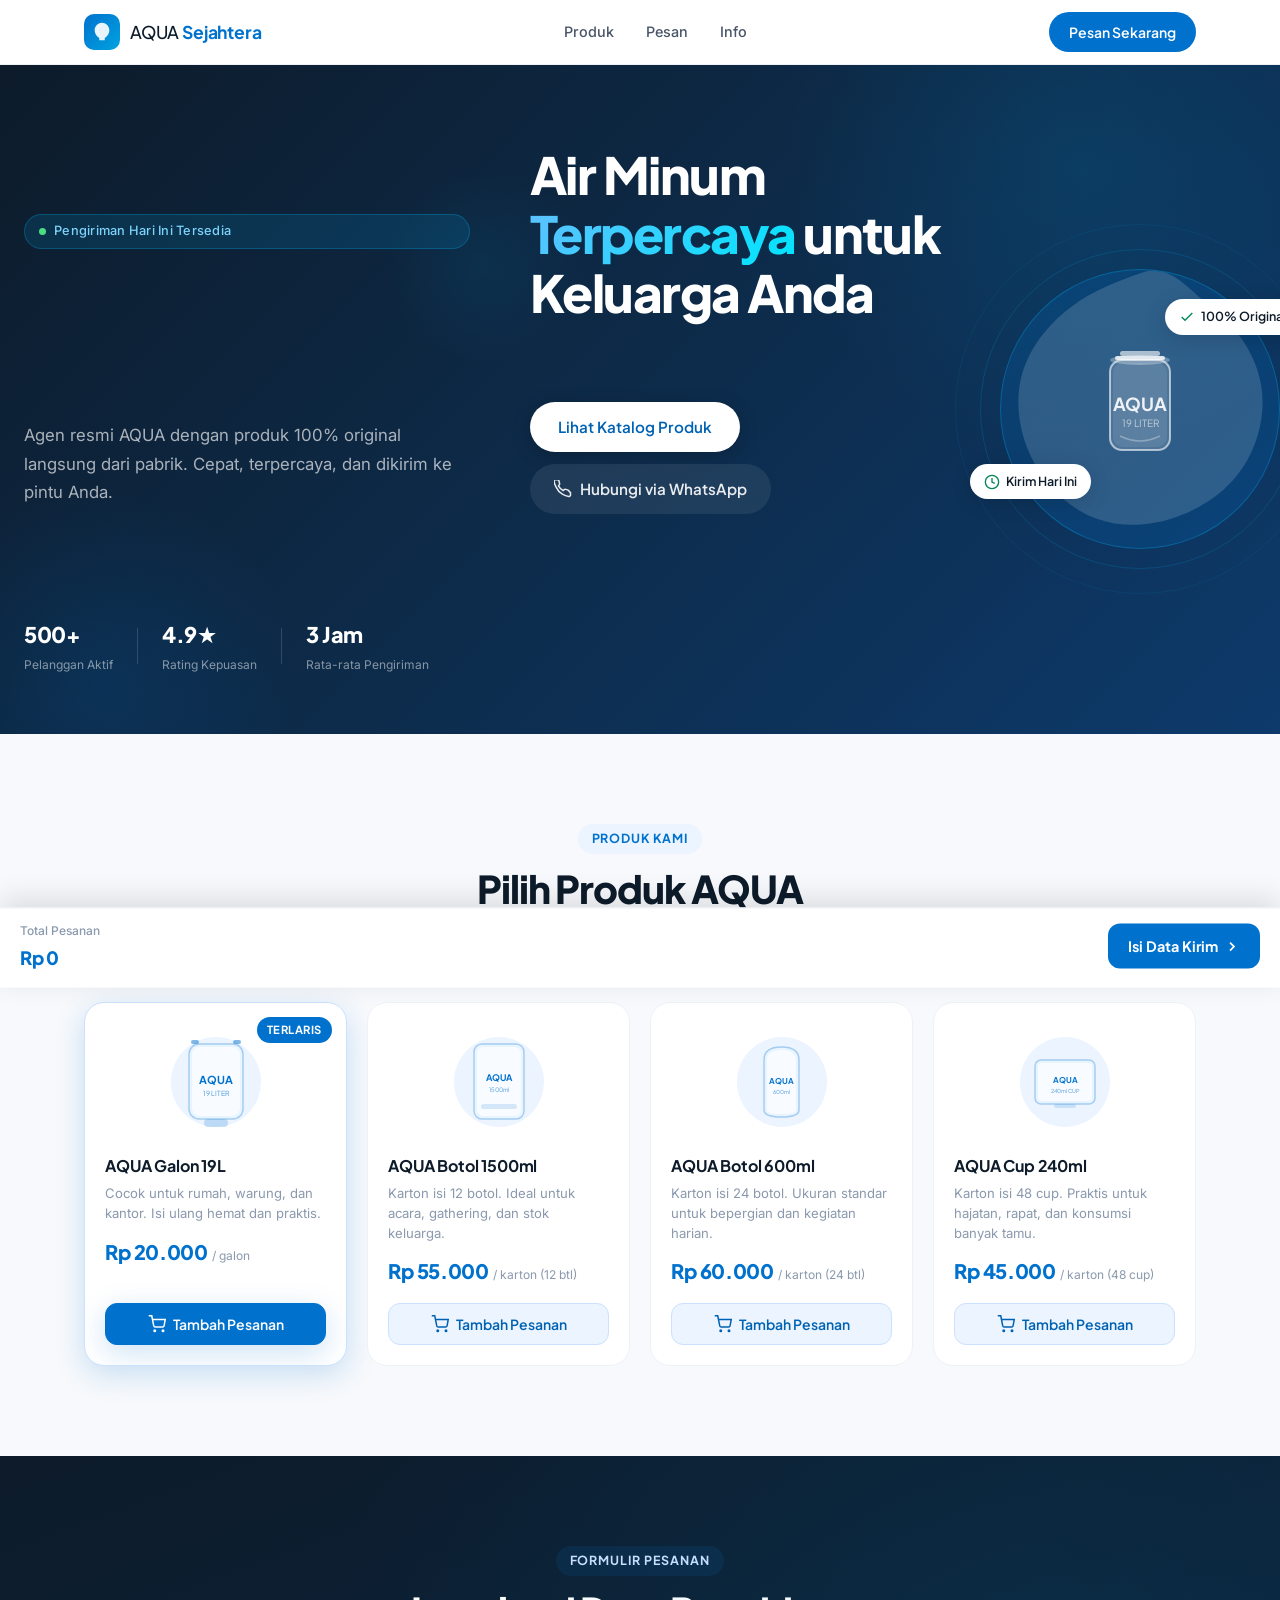
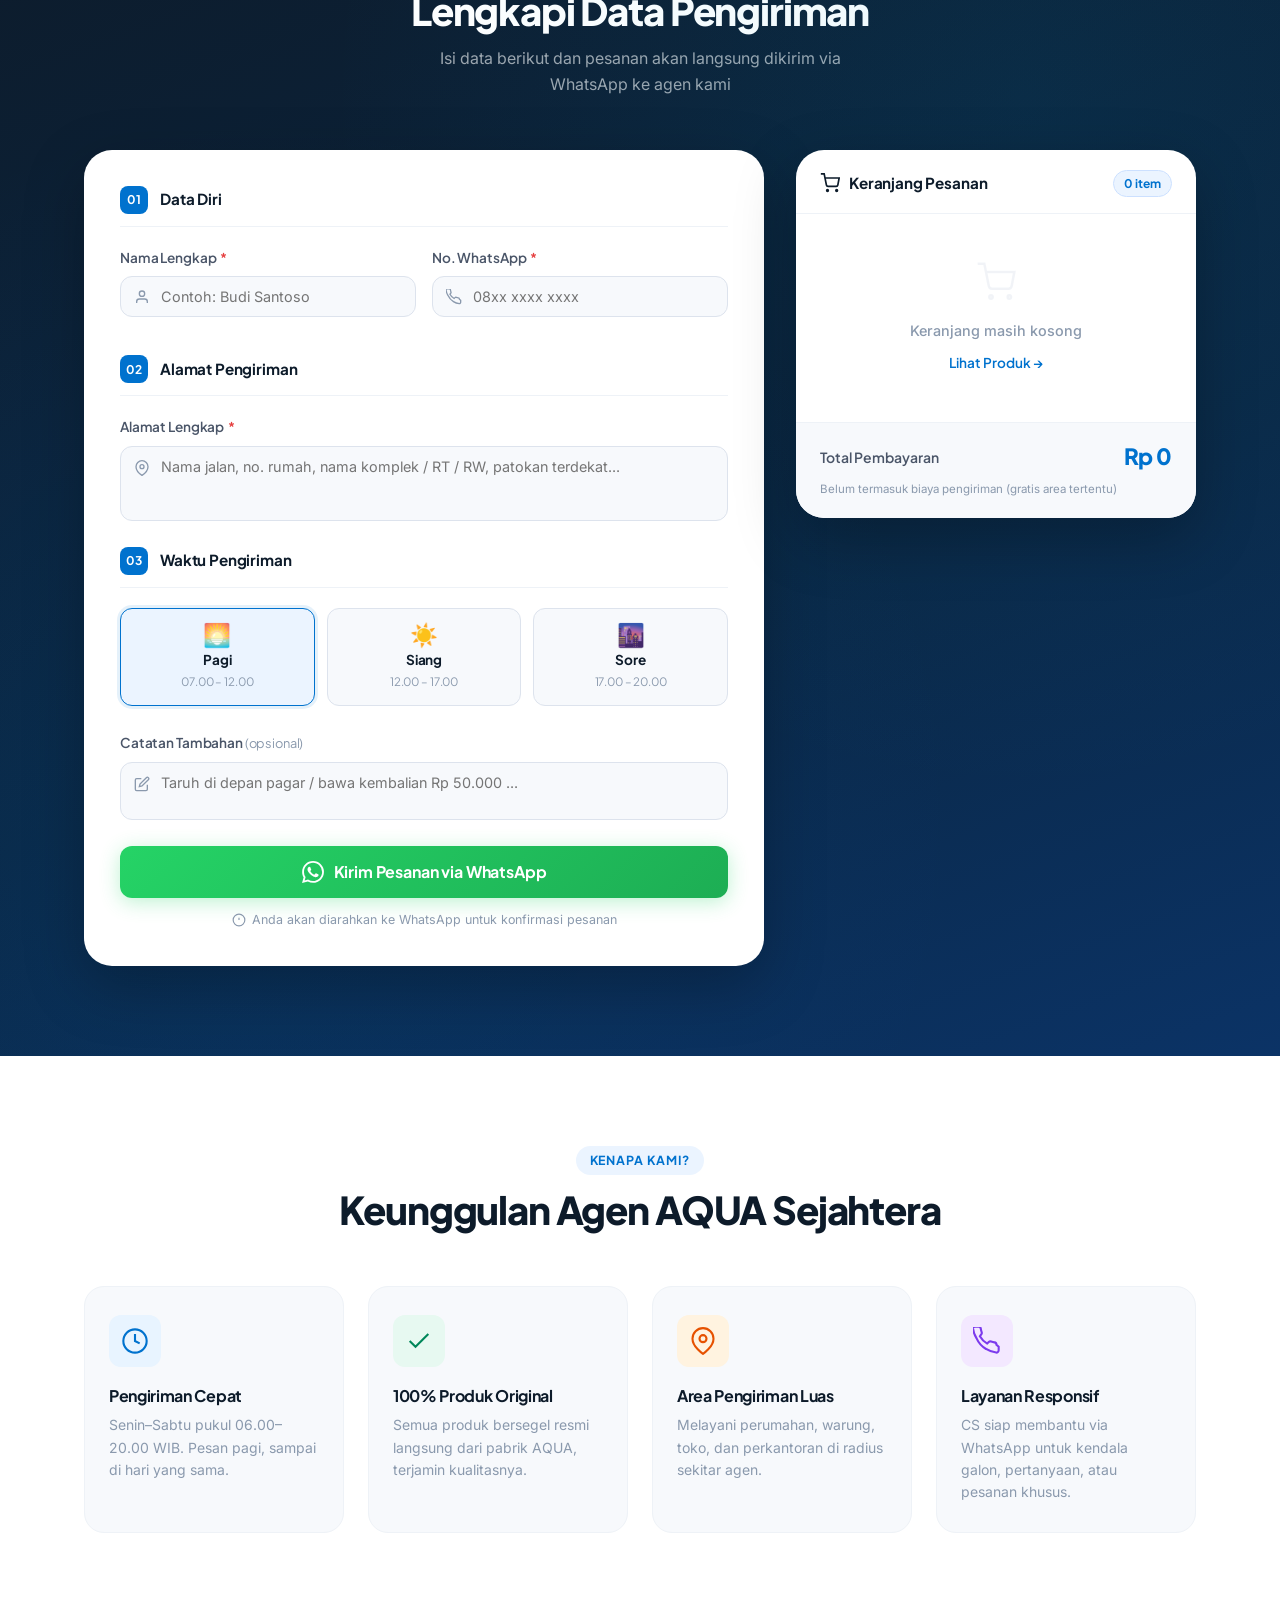
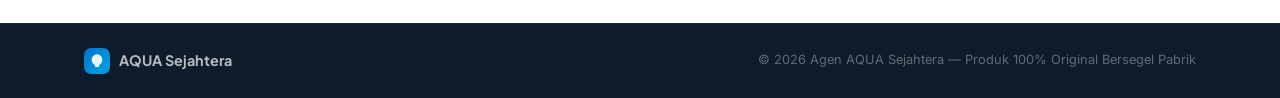
<file: index.html>
<!DOCTYPE html>
<html lang="id">
<head>
    <meta charset="UTF-8">
    <meta name="viewport" content="width=device-width, initial-scale=1.0">
    <title>Agen AQUA Sejahtera — Air Minum Resmi</title>
    <link rel="preconnect" href="https://fonts.googleapis.com">
    <link rel="preconnect" href="https://fonts.gstatic.com" crossorigin>
    <link href="https://fonts.googleapis.com/css2?family=Plus+Jakarta+Sans:wght@300;400;500;600;700;800&family=Inter:wght@300;400;500;600&display=swap" rel="stylesheet">
    <link rel="stylesheet" href="style.css">
</head>
<body>

    <!-- NAVBAR -->
    <header id="navbar">
        <div class="nav-inner">
            <a href="#" class="logo">
                <div class="logo-icon">
                    <svg width="22" height="22" viewBox="0 0 24 24" fill="none">
                        <path d="M12 2C8 2 4 5.5 4 10c0 3.5 2 6.5 5 8.5V21h6v-2.5c3-2 5-5 5-8.5 0-4.5-4-8-8-8z" fill="white" opacity="0.9"/>
                        <path d="M12 5c-2.8 0-5 2.2-5 5 0 2 1 3.8 2.5 4.8" stroke="white" stroke-width="1.5" stroke-linecap="round" opacity="0.5"/>
                    </svg>
                </div>
                <span>AQUA <strong>Sejahtera</strong></span>
            </a>
            <nav class="nav-links">
                <a href="#katalog">Produk</a>
                <a href="#order-section">Pesan</a>
                <a href="#info">Info</a>
            </nav>
            <a href="#order-section" class="btn btn-nav">
                Pesan Sekarang
            </a>
        </div>
    </header>

    <!-- HERO -->
    <section class="hero">
        <div class="hero-bg-shapes">
            <div class="shape shape-1"></div>
            <div class="shape shape-2"></div>
            <div class="shape shape-3"></div>
        </div>
        <div class="hero-content container">
            <div class="hero-badge">
                <span class="badge-dot"></span>
                Pengiriman Hari Ini Tersedia
            </div>
            <h1>Air Minum<br><em>Terpercaya</em> untuk<br>Keluarga Anda</h1>
            <p class="hero-sub">Agen resmi AQUA dengan produk 100% original langsung dari pabrik. Cepat, terpercaya, dan dikirim ke pintu Anda.</p>
            <div class="hero-actions">
                <a href="#katalog" class="btn btn-hero-primary">Lihat Katalog Produk</a>
                <a href="#order-section" class="btn btn-hero-ghost">
                    <svg width="18" height="18" viewBox="0 0 24 24" fill="none" stroke="currentColor" stroke-width="2"><path d="M22 16.92v3a2 2 0 01-2.18 2 19.79 19.79 0 01-8.63-3.07A19.5 19.5 0 013.07 9.8 19.79 19.79 0 01.01 1.18C0 .07.62-.18 1.72-.18H4.72a2 2 0 012 1.72c.127.96.361 1.903.7 2.81a2 2 0 01-.45 2.11L5.91 7.91a16 16 0 006.29 6.29l1.27-1.27a2 2 0 012.11-.45c.907.339 1.85.573 2.81.7a2 2 0 011.72 2.02z"/></svg>
                    Hubungi via WhatsApp
                </a>
            </div>
            <div class="hero-stats">
                <div class="stat">
                    <span class="stat-number">500+</span>
                    <span class="stat-label">Pelanggan Aktif</span>
                </div>
                <div class="stat-divider"></div>
                <div class="stat">
                    <span class="stat-number">4.9★</span>
                    <span class="stat-label">Rating Kepuasan</span>
                </div>
                <div class="stat-divider"></div>
                <div class="stat">
                    <span class="stat-number">3 Jam</span>
                    <span class="stat-label">Rata-rata Pengiriman</span>
                </div>
            </div>
        </div>
        <div class="hero-visual">
            <div class="water-orb">
                <div class="water-inner">
                    <svg viewBox="0 0 200 200" xmlns="http://www.w3.org/2000/svg" class="blob-svg">
                        <path d="M47.3,-57.2C60.5,-46.6,70.1,-31.2,72.8,-14.5C75.5,2.2,71.3,20.1,62.1,34.1C52.9,48.1,38.8,58.1,23.1,63.8C7.4,69.6,-9.8,71,-25.3,65.5C-40.8,60,-54.6,47.6,-63.2,32C-71.8,16.4,-75.2,-2.4,-71.1,-19.3C-67,-36.2,-55.3,-51.2,-41.2,-61.7C-27.1,-72.2,-10.6,-78.2,4.1,-83C18.8,-87.8,34,-67.8,47.3,-57.2Z" transform="translate(100 100)" fill="rgba(255,255,255,0.15)"/>
                    </svg>
                    <div class="galon-icon">
                        <svg width="90" height="130" viewBox="0 0 90 130" fill="none">
                            <rect x="25" y="10" width="40" height="5" rx="2.5" fill="white" opacity="0.6"/>
                            <rect x="20" y="15" width="50" height="4" rx="2" fill="white" opacity="0.8"/>
                            <rect x="15" y="19" width="60" height="90" rx="12" fill="white" opacity="0.15"/>
                            <rect x="15" y="19" width="60" height="90" rx="12" stroke="white" stroke-width="2" opacity="0.6"/>
                            <rect x="18" y="22" width="54" height="84" rx="10" fill="white" opacity="0.08"/>
                            <ellipse cx="45" cy="19" rx="30" ry="5" fill="white" opacity="0.3"/>
                            <text x="45" y="70" text-anchor="middle" fill="white" font-size="18" font-weight="700" opacity="0.9" font-family="Plus Jakarta Sans, sans-serif">AQUA</text>
                            <text x="45" y="86" text-anchor="middle" fill="white" font-size="10" opacity="0.6" font-family="Plus Jakarta Sans, sans-serif">19 LITER</text>
                            <path d="M25 95 Q45 105 65 95" stroke="white" stroke-width="1.5" opacity="0.3" fill="none"/>
                        </svg>
                    </div>
                </div>
                <div class="orb-ring ring-1"></div>
                <div class="orb-ring ring-2"></div>
                <div class="float-badge fb-1">
                    <svg width="16" height="16" viewBox="0 0 24 24" fill="none" stroke="currentColor" stroke-width="2"><polyline points="20 6 9 17 4 12"/></svg>
                    100% Original
                </div>
                <div class="float-badge fb-2">
                    <svg width="16" height="16" viewBox="0 0 24 24" fill="none" stroke="currentColor" stroke-width="2"><circle cx="12" cy="12" r="10"/><polyline points="12 6 12 12 16 14"/></svg>
                    Kirim Hari Ini
                </div>
            </div>
        </div>
    </section>

    <!-- PRODUCT CATALOG -->
    <section id="katalog" class="catalog-section">
        <div class="container">
            <div class="section-header">
                <span class="section-tag">Produk Kami</span>
                <h2>Pilih Produk AQUA</h2>
                <p>Semua produk original bersegel pabrik, stok selalu tersedia</p>
            </div>
            <div class="product-grid">

                <div class="product-card featured">
                    <div class="product-card-inner">
                        <div class="product-badge-top">Terlaris</div>
                        <div class="product-visual">
                            <div class="product-bg-circle"></div>
                            <svg width="70" height="100" viewBox="0 0 70 100" fill="none" class="product-svg">
                                <rect x="10" y="8" width="8" height="4" rx="2" fill="#0072CE" opacity="0.5"/>
                                <rect x="52" y="8" width="8" height="4" rx="2" fill="#0072CE" opacity="0.5"/>
                                <rect x="8" y="12" width="54" height="75" rx="10" fill="#E8F4FF"/>
                                <rect x="8" y="12" width="54" height="75" rx="10" stroke="#0072CE" stroke-width="1.5" opacity="0.3"/>
                                <rect x="11" y="15" width="48" height="69" rx="8" fill="white" opacity="0.7"/>
                                <text x="35" y="52" text-anchor="middle" fill="#0072CE" font-size="11" font-weight="700" font-family="Plus Jakarta Sans, sans-serif">AQUA</text>
                                <text x="35" y="64" text-anchor="middle" fill="#0072CE" font-size="7" opacity="0.7" font-family="Plus Jakarta Sans, sans-serif">19 LITER</text>
                                <rect x="23" y="87" width="24" height="8" rx="4" fill="#0072CE" opacity="0.2"/>
                            </svg>
                        </div>
                        <div class="product-info">
                            <h3>AQUA Galon 19L</h3>
                            <p class="product-desc">Cocok untuk rumah, warung, dan kantor. Isi ulang hemat dan praktis.</p>
                            <div class="product-price-row">
                                <span class="price">Rp 20.000</span>
                                <span class="price-unit">/ galon</span>
                            </div>
                        </div>
                        <button class="btn btn-add-cart" onclick="addToCart(1, 'AQUA Galon 19L', 20000)">
                            <svg width="18" height="18" viewBox="0 0 24 24" fill="none" stroke="currentColor" stroke-width="2"><circle cx="9" cy="21" r="1"/><circle cx="20" cy="21" r="1"/><path d="M1 1h4l2.68 13.39a2 2 0 002 1.61h9.72a2 2 0 002-1.61L23 6H6"/></svg>
                            Tambah Pesanan
                        </button>
                    </div>
                </div>

                <div class="product-card">
                    <div class="product-card-inner">
                        <div class="product-visual">
                            <div class="product-bg-circle"></div>
                            <svg width="60" height="85" viewBox="0 0 60 85" fill="none" class="product-svg">
                                <rect x="5" y="5" width="50" height="75" rx="8" fill="#E8F4FF"/>
                                <rect x="5" y="5" width="50" height="75" rx="8" stroke="#0072CE" stroke-width="1.5" opacity="0.3"/>
                                <rect x="8" y="8" width="44" height="69" rx="6" fill="white" opacity="0.7"/>
                                <text x="30" y="42" text-anchor="middle" fill="#0072CE" font-size="9" font-weight="700" font-family="Plus Jakarta Sans, sans-serif">AQUA</text>
                                <text x="30" y="53" text-anchor="middle" fill="#0072CE" font-size="6" opacity="0.7" font-family="Plus Jakarta Sans, sans-serif">1500ml</text>
                                <rect x="12" y="65" width="36" height="5" rx="2.5" fill="#0072CE" opacity="0.15"/>
                            </svg>
                        </div>
                        <div class="product-info">
                            <h3>AQUA Botol 1500ml</h3>
                            <p class="product-desc">Karton isi 12 botol. Ideal untuk acara, gathering, dan stok keluarga.</p>
                            <div class="product-price-row">
                                <span class="price">Rp 55.000</span>
                                <span class="price-unit">/ karton (12 btl)</span>
                            </div>
                        </div>
                        <button class="btn btn-add-cart" onclick="addToCart(2, 'AQUA Botol 1500ml (Ktn 12)', 55000)">
                            <svg width="18" height="18" viewBox="0 0 24 24" fill="none" stroke="currentColor" stroke-width="2"><circle cx="9" cy="21" r="1"/><circle cx="20" cy="21" r="1"/><path d="M1 1h4l2.68 13.39a2 2 0 002 1.61h9.72a2 2 0 002-1.61L23 6H6"/></svg>
                            Tambah Pesanan
                        </button>
                    </div>
                </div>

                <div class="product-card">
                    <div class="product-card-inner">
                        <div class="product-visual">
                            <div class="product-bg-circle"></div>
                            <svg width="55" height="80" viewBox="0 0 55 80" fill="none" class="product-svg">
                                <path d="M10 18 Q10 5 27.5 5 Q45 5 45 18 L45 68 Q45 75 27.5 75 Q10 75 10 68 Z" fill="#E8F4FF"/>
                                <path d="M10 18 Q10 5 27.5 5 Q45 5 45 18 L45 68 Q45 75 27.5 75 Q10 75 10 68 Z" stroke="#0072CE" stroke-width="1.5" opacity="0.3" fill="none"/>
                                <path d="M13 18 Q13 8 27.5 8 Q42 8 42 18 L42 68 Q42 72 27.5 72 Q13 72 13 68 Z" fill="white" opacity="0.7"/>
                                <text x="27.5" y="42" text-anchor="middle" fill="#0072CE" font-size="8" font-weight="700" font-family="Plus Jakarta Sans, sans-serif">AQUA</text>
                                <text x="27.5" y="52" text-anchor="middle" fill="#0072CE" font-size="5.5" opacity="0.7" font-family="Plus Jakarta Sans, sans-serif">600ml</text>
                            </svg>
                        </div>
                        <div class="product-info">
                            <h3>AQUA Botol 600ml</h3>
                            <p class="product-desc">Karton isi 24 botol. Ukuran standar untuk bepergian dan kegiatan harian.</p>
                            <div class="product-price-row">
                                <span class="price">Rp 60.000</span>
                                <span class="price-unit">/ karton (24 btl)</span>
                            </div>
                        </div>
                        <button class="btn btn-add-cart" onclick="addToCart(3, 'AQUA Botol 600ml (Ktn 24)', 60000)">
                            <svg width="18" height="18" viewBox="0 0 24 24" fill="none" stroke="currentColor" stroke-width="2"><circle cx="9" cy="21" r="1"/><circle cx="20" cy="21" r="1"/><path d="M1 1h4l2.68 13.39a2 2 0 002 1.61h9.72a2 2 0 002-1.61L23 6H6"/></svg>
                            Tambah Pesanan
                        </button>
                    </div>
                </div>

                <div class="product-card">
                    <div class="product-card-inner">
                        <div class="product-visual">
                            <div class="product-bg-circle"></div>
                            <svg width="70" height="60" viewBox="0 0 70 60" fill="none" class="product-svg">
                                <rect x="5" y="8" width="60" height="44" rx="6" fill="#E8F4FF"/>
                                <rect x="5" y="8" width="60" height="44" rx="6" stroke="#0072CE" stroke-width="1.5" opacity="0.3"/>
                                <rect x="8" y="11" width="54" height="38" rx="4" fill="white" opacity="0.7"/>
                                <text x="35" y="31" text-anchor="middle" fill="#0072CE" font-size="8" font-weight="700" font-family="Plus Jakarta Sans, sans-serif">AQUA</text>
                                <text x="35" y="41" text-anchor="middle" fill="#0072CE" font-size="5.5" opacity="0.7" font-family="Plus Jakarta Sans, sans-serif">240ml CUP</text>
                                <rect x="24" y="52" width="22" height="4" rx="2" fill="#0072CE" opacity="0.15"/>
                            </svg>
                        </div>
                        <div class="product-info">
                            <h3>AQUA Cup 240ml</h3>
                            <p class="product-desc">Karton isi 48 cup. Praktis untuk hajatan, rapat, dan konsumsi banyak tamu.</p>
                            <div class="product-price-row">
                                <span class="price">Rp 45.000</span>
                                <span class="price-unit">/ karton (48 cup)</span>
                            </div>
                        </div>
                        <button class="btn btn-add-cart" onclick="addToCart(4, 'AQUA Cup 240ml (Ktn 48)', 45000)">
                            <svg width="18" height="18" viewBox="0 0 24 24" fill="none" stroke="currentColor" stroke-width="2"><circle cx="9" cy="21" r="1"/><circle cx="20" cy="21" r="1"/><path d="M1 1h4l2.68 13.39a2 2 0 002 1.61h9.72a2 2 0 002-1.61L23 6H6"/></svg>
                            Tambah Pesanan
                        </button>
                    </div>
                </div>

            </div>
        </div>
    </section>

    <!-- ORDER SECTION -->
    <section id="order-section" class="order-section">
        <div class="container">
            <div class="section-header light">
                <span class="section-tag dark">Formulir Pesanan</span>
                <h2>Lengkapi Data Pengiriman</h2>
                <p>Isi data berikut dan pesanan akan langsung dikirim via WhatsApp ke agen kami</p>
            </div>

            <div class="order-layout">
                <!-- FORM -->
                <div class="order-form-container">
                    <form id="checkoutForm" onsubmit="sendToWhatsApp(event)">
                        <div class="form-section-title">
                            <div class="form-step">01</div>
                            <span>Data Diri</span>
                        </div>

                        <div class="form-row">
                            <div class="form-group">
                                <label for="nama">Nama Lengkap <span class="required">*</span></label>
                                <div class="input-wrapper">
                                    <svg class="input-icon" width="16" height="16" viewBox="0 0 24 24" fill="none" stroke="currentColor" stroke-width="2"><path d="M20 21v-2a4 4 0 00-4-4H8a4 4 0 00-4 4v2"/><circle cx="12" cy="7" r="4"/></svg>
                                    <input type="text" id="nama" required placeholder="Contoh: Budi Santoso">
                                </div>
                            </div>
                            <div class="form-group">
                                <label for="phone">No. WhatsApp <span class="required">*</span></label>
                                <div class="input-wrapper">
                                    <svg class="input-icon" width="16" height="16" viewBox="0 0 24 24" fill="none" stroke="currentColor" stroke-width="2"><path d="M22 16.92v3a2 2 0 01-2.18 2 19.79 19.79 0 01-8.63-3.07A19.5 19.5 0 013.07 9.8 19.79 19.79 0 01.01 1.18C0 .07.62-.18 1.72-.18H4.72a2 2 0 012 1.72c.127.96.361 1.903.7 2.81a2 2 0 01-.45 2.11L5.91 7.91a16 16 0 006.29 6.29l1.27-1.27a2 2 0 012.11-.45c.907.339 1.85.573 2.81.7a2 2 0 011.72 2.02z"/></svg>
                                    <input type="tel" id="phone" required placeholder="08xx xxxx xxxx">
                                </div>
                            </div>
                        </div>

                        <div class="form-section-title">
                            <div class="form-step">02</div>
                            <span>Alamat Pengiriman</span>
                        </div>

                        <div class="form-group">
                            <label for="alamat">Alamat Lengkap <span class="required">*</span></label>
                            <div class="input-wrapper textarea-wrapper">
                                <svg class="input-icon" width="16" height="16" viewBox="0 0 24 24" fill="none" stroke="currentColor" stroke-width="2"><path d="M21 10c0 7-9 13-9 13s-9-6-9-13a9 9 0 0118 0z"/><circle cx="12" cy="10" r="3"/></svg>
                                <textarea id="alamat" rows="3" required placeholder="Nama jalan, no. rumah, nama komplek / RT / RW, patokan terdekat..."></textarea>
                            </div>
                        </div>

                        <div class="form-section-title">
                            <div class="form-step">03</div>
                            <span>Waktu Pengiriman</span>
                        </div>

                        <div class="form-group">
                            <div class="time-grid">
                                <div class="time-option">
                                    <input type="radio" name="waktu" id="pagi" value="Pagi (07.00 – 12.00)" checked>
                                    <label for="pagi" class="time-label">
                                        <span class="time-icon">🌅</span>
                                        <span class="time-name">Pagi</span>
                                        <span class="time-range">07.00 – 12.00</span>
                                    </label>
                                </div>
                                <div class="time-option">
                                    <input type="radio" name="waktu" id="siang" value="Siang (12.00 – 17.00)">
                                    <label for="siang" class="time-label">
                                        <span class="time-icon">☀️</span>
                                        <span class="time-name">Siang</span>
                                        <span class="time-range">12.00 – 17.00</span>
                                    </label>
                                </div>
                                <div class="time-option">
                                    <input type="radio" name="waktu" id="sore" value="Sore (17.00 – 20.00)">
                                    <label for="sore" class="time-label">
                                        <span class="time-icon">🌆</span>
                                        <span class="time-name">Sore</span>
                                        <span class="time-range">17.00 – 20.00</span>
                                    </label>
                                </div>
                            </div>
                        </div>

                        <div class="form-group">
                            <label for="catatan">Catatan Tambahan <span class="optional">(opsional)</span></label>
                            <div class="input-wrapper textarea-wrapper">
                                <svg class="input-icon" width="16" height="16" viewBox="0 0 24 24" fill="none" stroke="currentColor" stroke-width="2"><path d="M11 4H4a2 2 0 00-2 2v14a2 2 0 002 2h14a2 2 0 002-2v-7"/><path d="M18.5 2.5a2.121 2.121 0 013 3L12 15l-4 1 1-4 9.5-9.5z"/></svg>
                                <textarea id="catatan" rows="2" placeholder="Taruh di depan pagar / bawa kembalian Rp 50.000 ..."></textarea>
                            </div>
                        </div>

                        <button type="submit" class="btn btn-whatsapp">
                            <svg width="22" height="22" viewBox="0 0 24 24" fill="currentColor"><path d="M17.472 14.382c-.297-.149-1.758-.867-2.03-.967-.273-.099-.471-.148-.67.15-.197.297-.767.966-.94 1.164-.173.199-.347.223-.644.075-.297-.15-1.255-.463-2.39-1.475-.883-.788-1.48-1.761-1.653-2.059-.173-.297-.018-.458.13-.606.134-.133.298-.347.446-.52.149-.174.198-.298.298-.497.099-.198.05-.371-.025-.52-.075-.149-.669-1.612-.916-2.207-.242-.579-.487-.5-.669-.51-.173-.008-.371-.01-.57-.01-.198 0-.52.074-.792.372-.272.297-1.04 1.016-1.04 2.479 0 1.462 1.065 2.875 1.213 3.074.149.198 2.096 3.2 5.077 4.487.709.306 1.262.489 1.694.625.712.227 1.36.195 1.871.118.571-.085 1.758-.719 2.006-1.413.248-.694.248-1.289.173-1.413-.074-.124-.272-.198-.57-.347m-5.421 7.403h-.004a9.87 9.87 0 01-5.031-1.378l-.361-.214-3.741.982.998-3.648-.235-.374a9.86 9.86 0 01-1.51-5.26c.001-5.45 4.436-9.884 9.888-9.884 2.64 0 5.122 1.03 6.988 2.898a9.825 9.825 0 012.893 6.994c-.003 5.45-4.437 9.884-9.885 9.884m8.413-18.297A11.815 11.815 0 0012.05 0C5.495 0 .16 5.335.157 11.892c0 2.096.547 4.142 1.588 5.945L.057 24l6.305-1.654a11.882 11.882 0 005.683 1.448h.005c6.554 0 11.89-5.335 11.893-11.893a11.821 11.821 0 00-3.48-8.413Z"/></svg>
                            Kirim Pesanan via WhatsApp
                        </button>
                        <p class="form-note">
                            <svg width="14" height="14" viewBox="0 0 24 24" fill="none" stroke="currentColor" stroke-width="2"><circle cx="12" cy="12" r="10"/><line x1="12" y1="8" x2="12" y2="12"/><line x1="12" y1="16" x2="12.01" y2="16"/></svg>
                            Anda akan diarahkan ke WhatsApp untuk konfirmasi pesanan
                        </p>
                    </form>
                </div>

                <!-- CART -->
                <div class="cart-sticky-wrapper">
                    <div class="cart-container" id="cart-sidebar">
                        <div class="cart-header">
                            <div class="cart-title">
                                <svg width="20" height="20" viewBox="0 0 24 24" fill="none" stroke="currentColor" stroke-width="2"><circle cx="9" cy="21" r="1"/><circle cx="20" cy="21" r="1"/><path d="M1 1h4l2.68 13.39a2 2 0 002 1.61h9.72a2 2 0 002-1.61L23 6H6"/></svg>
                                Keranjang Pesanan
                            </div>
                            <span class="cart-count" id="cartCountBadge">0 item</span>
                        </div>

                        <div id="cartItemsContainer" class="cart-body">
                            <div class="cart-empty">
                                <div class="cart-empty-icon">
                                    <svg width="40" height="40" viewBox="0 0 24 24" fill="none" stroke="currentColor" stroke-width="1.5" opacity="0.4"><circle cx="9" cy="21" r="1"/><circle cx="20" cy="21" r="1"/><path d="M1 1h4l2.68 13.39a2 2 0 002 1.61h9.72a2 2 0 002-1.61L23 6H6"/></svg>
                                </div>
                                <p>Keranjang masih kosong</p>
                                <a href="#katalog" class="btn-browse">Lihat Produk →</a>
                            </div>
                        </div>

                        <div class="cart-footer">
                            <div class="cart-total-row">
                                <span class="total-label">Total Pembayaran</span>
                                <span class="total-value" id="cartTotalValue">Rp 0</span>
                            </div>
                            <p class="cart-note">Belum termasuk biaya pengiriman (gratis area tertentu)</p>
                        </div>
                    </div>
                </div>
            </div>
        </div>
    </section>

    <!-- INFO SECTION -->
    <section id="info" class="info-section">
        <div class="container">
            <div class="section-header">
                <span class="section-tag">Kenapa Kami?</span>
                <h2>Keunggulan Agen AQUA Sejahtera</h2>
            </div>
            <div class="info-grid">
                <div class="info-card">
                    <div class="info-icon-wrap" style="background: #E8F4FF;">
                        <svg width="28" height="28" viewBox="0 0 24 24" fill="none" stroke="#0072CE" stroke-width="1.8"><circle cx="12" cy="12" r="10"/><polyline points="12 6 12 12 16 14"/></svg>
                    </div>
                    <div class="info-text">
                        <h3>Pengiriman Cepat</h3>
                        <p>Senin–Sabtu pukul 06.00–20.00 WIB. Pesan pagi, sampai di hari yang sama.</p>
                    </div>
                </div>
                <div class="info-card">
                    <div class="info-icon-wrap" style="background: #E7F9F1;">
                        <svg width="28" height="28" viewBox="0 0 24 24" fill="none" stroke="#00875A" stroke-width="1.8"><polyline points="20 6 9 17 4 12"/></svg>
                    </div>
                    <div class="info-text">
                        <h3>100% Produk Original</h3>
                        <p>Semua produk bersegel resmi langsung dari pabrik AQUA, terjamin kualitasnya.</p>
                    </div>
                </div>
                <div class="info-card">
                    <div class="info-icon-wrap" style="background: #FFF3E0;">
                        <svg width="28" height="28" viewBox="0 0 24 24" fill="none" stroke="#E65100" stroke-width="1.8"><path d="M21 10c0 7-9 13-9 13s-9-6-9-13a9 9 0 0118 0z"/><circle cx="12" cy="10" r="3"/></svg>
                    </div>
                    <div class="info-text">
                        <h3>Area Pengiriman Luas</h3>
                        <p>Melayani perumahan, warung, toko, dan perkantoran di radius sekitar agen.</p>
                    </div>
                </div>
                <div class="info-card">
                    <div class="info-icon-wrap" style="background: #F3E8FF;">
                        <svg width="28" height="28" viewBox="0 0 24 24" fill="none" stroke="#7C3AED" stroke-width="1.8"><path d="M22 16.92v3a2 2 0 01-2.18 2 19.79 19.79 0 01-8.63-3.07A19.5 19.5 0 013.07 9.8 19.79 19.79 0 01.01 1.18C0 .07.62-.18 1.72-.18H4.72a2 2 0 012 1.72c.127.96.361 1.903.7 2.81a2 2 0 01-.45 2.11L5.91 7.91a16 16 0 006.29 6.29l1.27-1.27a2 2 0 012.11-.45c.907.339 1.85.573 2.81.7a2 2 0 011.72 2.02z"/></svg>
                    </div>
                    <div class="info-text">
                        <h3>Layanan Responsif</h3>
                        <p>CS siap membantu via WhatsApp untuk kendala galon, pertanyaan, atau pesanan khusus.</p>
                    </div>
                </div>
            </div>
        </div>
    </section>

    <!-- FOOTER -->
    <footer>
        <div class="container footer-inner">
            <div class="footer-logo">
                <div class="logo-icon small">
                    <svg width="16" height="16" viewBox="0 0 24 24" fill="none">
                        <path d="M12 2C8 2 4 5.5 4 10c0 3.5 2 6.5 5 8.5V21h6v-2.5c3-2 5-5 5-8.5 0-4.5-4-8-8-8z" fill="white" opacity="0.9"/>
                    </svg>
                </div>
                AQUA Sejahtera
            </div>
            <p>© 2026 Agen AQUA Sejahtera — Produk 100% Original Bersegel Pabrik</p>
        </div>
    </footer>

    <!-- STICKY BOTTOM CART (MOBILE) -->
    <div class="sticky-bar" id="stickyCart">
        <div class="sticky-bar-info">
            <span class="sticky-label">Total Pesanan</span>
            <span class="sticky-total" id="stickyCartTotal">Rp 0</span>
        </div>
        <a href="#order-section" class="btn btn-sticky">
            Isi Data Kirim
            <svg width="16" height="16" viewBox="0 0 24 24" fill="none" stroke="currentColor" stroke-width="2.5"><polyline points="9 18 15 12 9 6"/></svg>
        </a>
    </div>

    <script src="app.js"></script>
</body>
</html>
</file>
<file: style.css>
/* ============================================
   AQUA SEJAHTERA — PREMIUM STYLESHEET
   ============================================ */

/* --- IMPORTS & VARIABLES --- */
*, *::before, *::after {
    margin: 0;
    padding: 0;
    box-sizing: border-box;
}

:root {
    --blue-50: #EBF4FF;
    --blue-100: #CCE0FF;
    --blue-500: #0072CE;
    --blue-600: #0062B3;
    --blue-700: #004E90;
    --cyan: #00A3E0;
    --dark: #0D1B2A;
    --dark-2: #1C2D40;
    --gray-50: #F7F9FC;
    --gray-100: #EEF2F7;
    --gray-200: #DDE3ED;
    --gray-400: #8A99AD;
    --gray-600: #4A5568;
    --gray-800: #1A202C;
    --green: #00875A;
    --white: #FFFFFF;

    --font-display: 'Plus Jakarta Sans', sans-serif;
    --font-body: 'Inter', sans-serif;

    --shadow-sm: 0 1px 3px rgba(0,0,0,0.06), 0 1px 2px rgba(0,0,0,0.04);
    --shadow-md: 0 4px 16px rgba(0,0,0,0.06), 0 1px 4px rgba(0,0,0,0.04);
    --shadow-lg: 0 10px 40px rgba(0,0,0,0.08), 0 2px 8px rgba(0,0,0,0.04);
    --shadow-blue: 0 8px 30px rgba(0, 114, 206, 0.2);

    --radius-sm: 8px;
    --radius-md: 12px;
    --radius-lg: 20px;
    --radius-xl: 28px;
    --radius-full: 9999px;

    --transition: all 0.25s cubic-bezier(0.4, 0, 0.2, 1);
}

html { scroll-behavior: smooth; }

body {
    font-family: var(--font-body);
    background: var(--white);
    color: var(--gray-800);
    line-height: 1.6;
    -webkit-font-smoothing: antialiased;
}

.container {
    width: 100%;
    max-width: 1160px;
    margin: 0 auto;
    padding: 0 24px;
}

/* ============================================
   NAVBAR
   ============================================ */
#navbar {
    position: sticky;
    top: 0;
    z-index: 200;
    background: rgba(255, 255, 255, 0.92);
    backdrop-filter: blur(20px);
    -webkit-backdrop-filter: blur(20px);
    border-bottom: 1px solid var(--gray-100);
}

.nav-inner {
    max-width: 1160px;
    margin: 0 auto;
    padding: 0 24px;
    height: 64px;
    display: flex;
    align-items: center;
    justify-content: space-between;
    gap: 24px;
}

.logo {
    display: flex;
    align-items: center;
    gap: 10px;
    text-decoration: none;
    font-family: var(--font-display);
    font-size: 1.1rem;
    font-weight: 500;
    color: var(--dark);
    letter-spacing: -0.01em;
}

.logo strong { color: var(--blue-500); font-weight: 700; }

.logo-icon {
    width: 36px;
    height: 36px;
    background: linear-gradient(135deg, var(--blue-500), var(--cyan));
    border-radius: 10px;
    display: flex;
    align-items: center;
    justify-content: center;
    flex-shrink: 0;
}

.logo-icon.small {
    width: 26px;
    height: 26px;
    border-radius: 7px;
}

.nav-links {
    display: flex;
    align-items: center;
    gap: 32px;
    flex: 1;
    justify-content: center;
}

.nav-links a {
    text-decoration: none;
    font-size: 0.9rem;
    font-weight: 500;
    color: var(--gray-600);
    transition: var(--transition);
}

.nav-links a:hover { color: var(--blue-500); }

.btn-nav {
    background: var(--blue-500);
    color: var(--white) !important;
    padding: 9px 20px;
    border-radius: var(--radius-full);
    font-size: 0.875rem;
    font-weight: 600;
    font-family: var(--font-display);
    text-decoration: none;
    transition: var(--transition);
    white-space: nowrap;
}

.btn-nav:hover {
    background: var(--blue-600);
    transform: translateY(-1px);
    box-shadow: var(--shadow-blue);
}

/* ============================================
   HERO SECTION
   ============================================ */
.hero {
    background: linear-gradient(135deg, #0D1B2A 0%, #0D2B4A 50%, #0D3A6B 100%);
    padding: 80px 0 60px;
    position: relative;
    overflow: hidden;
    display: flex;
    align-items: center;
    min-height: 600px;
}

.hero-bg-shapes {
    position: absolute;
    inset: 0;
    pointer-events: none;
}

.shape {
    position: absolute;
    border-radius: 50%;
    background: radial-gradient(circle, rgba(0,163,224,0.12) 0%, transparent 70%);
}
.shape-1 { width: 600px; height: 600px; top: -200px; right: -100px; }
.shape-2 { width: 400px; height: 400px; bottom: -150px; left: -100px; background: radial-gradient(circle, rgba(0,114,206,0.15) 0%, transparent 70%); }
.shape-3 { width: 200px; height: 200px; top: 100px; left: 30%; background: radial-gradient(circle, rgba(0,163,224,0.08) 0%, transparent 70%); }

.hero > .container {
    max-width: 1160px;
    margin: 0 auto;
    padding: 0 24px;
    display: grid;
    grid-template-columns: 1fr 1fr;
    align-items: center;
    gap: 60px;
    width: 100%;
}

.hero-content { position: relative; z-index: 2; }

.hero-badge {
    display: inline-flex;
    align-items: center;
    gap: 8px;
    background: rgba(0, 163, 224, 0.15);
    border: 1px solid rgba(0, 163, 224, 0.3);
    color: #7DD3FA;
    padding: 6px 14px;
    border-radius: var(--radius-full);
    font-size: 0.8rem;
    font-weight: 500;
    margin-bottom: 24px;
    letter-spacing: 0.02em;
}

.badge-dot {
    width: 7px;
    height: 7px;
    background: #4ADE80;
    border-radius: 50%;
    animation: pulse-dot 2s ease-in-out infinite;
}

@keyframes pulse-dot {
    0%, 100% { opacity: 1; transform: scale(1); }
    50% { opacity: 0.6; transform: scale(0.8); }
}

.hero h1 {
    font-family: var(--font-display);
    font-size: clamp(2.2rem, 4vw, 3.2rem);
    font-weight: 800;
    color: var(--white);
    line-height: 1.15;
    letter-spacing: -0.03em;
    margin-bottom: 20px;
}

.hero h1 em {
    font-style: normal;
    background: linear-gradient(135deg, #60C0FF, #00E5FF);
    -webkit-background-clip: text;
    -webkit-text-fill-color: transparent;
    background-clip: text;
}

.hero-sub {
    font-size: 1.05rem;
    color: rgba(255,255,255,0.65);
    line-height: 1.7;
    margin-bottom: 32px;
    max-width: 460px;
    font-weight: 400;
}

.hero-actions {
    display: flex;
    gap: 12px;
    flex-wrap: wrap;
    margin-bottom: 44px;
}

.btn-hero-primary {
    background: var(--white);
    color: var(--blue-600);
    padding: 13px 28px;
    border-radius: var(--radius-full);
    font-family: var(--font-display);
    font-weight: 700;
    font-size: 0.95rem;
    text-decoration: none;
    transition: var(--transition);
    box-shadow: 0 4px 20px rgba(0,0,0,0.2);
}

.btn-hero-primary:hover {
    background: var(--blue-50);
    transform: translateY(-2px);
    box-shadow: 0 8px 30px rgba(0,0,0,0.25);
}

.btn-hero-ghost {
    display: flex;
    align-items: center;
    gap: 8px;
    background: rgba(255,255,255,0.08);
    border: 1.5px solid rgba(255,255,255,0.2);
    color: rgba(255,255,255,0.9);
    padding: 13px 24px;
    border-radius: var(--radius-full);
    font-family: var(--font-display);
    font-weight: 600;
    font-size: 0.95rem;
    text-decoration: none;
    transition: var(--transition);
}

.btn-hero-ghost:hover {
    background: rgba(255,255,255,0.15);
    border-color: rgba(255,255,255,0.4);
    transform: translateY(-2px);
}

.hero-stats {
    display: flex;
    align-items: center;
    gap: 24px;
}

.stat { display: flex; flex-direction: column; }

.stat-number {
    font-family: var(--font-display);
    font-size: 1.35rem;
    font-weight: 800;
    color: var(--white);
    letter-spacing: -0.02em;
}

.stat-label {
    font-size: 0.75rem;
    color: rgba(255,255,255,0.5);
    font-weight: 400;
    margin-top: 2px;
}

.stat-divider {
    width: 1px;
    height: 36px;
    background: rgba(255,255,255,0.15);
}

/* HERO VISUAL */
.hero-visual {
    position: relative;
    z-index: 2;
    display: flex;
    align-items: center;
    justify-content: center;
    min-height: 380px;
}

.water-orb {
    position: relative;
    width: 280px;
    height: 280px;
}

.water-inner {
    width: 280px;
    height: 280px;
    background: rgba(0, 114, 206, 0.2);
    border-radius: 50%;
    border: 1.5px solid rgba(0, 163, 224, 0.35);
    display: flex;
    align-items: center;
    justify-content: center;
    position: relative;
    overflow: hidden;
}

.blob-svg {
    position: absolute;
    inset: -10%;
    width: 120%;
    height: 120%;
    animation: blob-morph 8s ease-in-out infinite;
}

@keyframes blob-morph {
    0%, 100% { transform: scale(1) rotate(0deg); }
    33% { transform: scale(1.05) rotate(5deg); }
    66% { transform: scale(0.95) rotate(-5deg); }
}

.galon-icon {
    position: relative;
    z-index: 2;
    animation: float 4s ease-in-out infinite;
}

@keyframes float {
    0%, 100% { transform: translateY(0); }
    50% { transform: translateY(-10px); }
}

.orb-ring {
    position: absolute;
    border-radius: 50%;
    border: 1px solid rgba(0, 163, 224, 0.2);
    animation: ring-expand 4s ease-in-out infinite;
}

.ring-1 {
    inset: -20px;
    animation-delay: 0s;
}

.ring-2 {
    inset: -45px;
    border-color: rgba(0, 163, 224, 0.1);
    animation-delay: 1s;
}

@keyframes ring-expand {
    0%, 100% { transform: scale(1); opacity: 0.7; }
    50% { transform: scale(1.03); opacity: 1; }
}

.float-badge {
    position: absolute;
    background: var(--white);
    border-radius: var(--radius-full);
    padding: 8px 14px;
    font-size: 0.78rem;
    font-weight: 600;
    color: var(--dark);
    display: flex;
    align-items: center;
    gap: 6px;
    box-shadow: 0 4px 20px rgba(0,0,0,0.15);
    font-family: var(--font-display);
    animation: badge-float 3s ease-in-out infinite;
}

.float-badge svg { color: var(--green); }

.fb-1 { top: 30px; right: -20px; animation-delay: 0s; }
.fb-2 { bottom: 50px; left: -30px; animation-delay: 1.5s; }

@keyframes badge-float {
    0%, 100% { transform: translateY(0); }
    50% { transform: translateY(-6px); }
}

/* ============================================
   CATALOG SECTION
   ============================================ */
.catalog-section {
    padding: 90px 0;
    background: var(--gray-50);
}

.section-header {
    text-align: center;
    margin-bottom: 52px;
}

.section-tag {
    display: inline-block;
    background: var(--blue-50);
    color: var(--blue-500);
    font-size: 0.78rem;
    font-weight: 700;
    letter-spacing: 0.08em;
    text-transform: uppercase;
    padding: 5px 14px;
    border-radius: var(--radius-full);
    margin-bottom: 12px;
    font-family: var(--font-display);
}

.section-tag.dark {
    background: rgba(0,114,206,0.12);
    color: var(--blue-100);
}

.section-header h2 {
    font-family: var(--font-display);
    font-size: clamp(1.8rem, 3vw, 2.5rem);
    font-weight: 800;
    color: var(--dark);
    letter-spacing: -0.03em;
    margin-bottom: 12px;
    line-height: 1.2;
}

.section-header.light h2 { color: var(--white); }
.section-header.light p { color: rgba(255,255,255,0.6); }

.section-header p {
    font-size: 1rem;
    color: var(--gray-400);
    max-width: 480px;
    margin: 0 auto;
}

/* PRODUCT GRID */
.product-grid {
    display: grid;
    grid-template-columns: repeat(4, 1fr);
    gap: 20px;
}

.product-card {
    background: var(--white);
    border-radius: var(--radius-lg);
    border: 1.5px solid var(--gray-100);
    transition: var(--transition);
    position: relative;
    overflow: hidden;
}

.product-card:hover {
    border-color: var(--blue-100);
    transform: translateY(-4px);
    box-shadow: var(--shadow-lg);
}

.product-card.featured {
    border-color: var(--blue-100);
    box-shadow: var(--shadow-blue);
}

.product-card-inner {
    padding: 24px 20px 20px;
    display: flex;
    flex-direction: column;
    gap: 16px;
    height: 100%;
}

.product-badge-top {
    position: absolute;
    top: 14px;
    right: 14px;
    background: var(--blue-500);
    color: var(--white);
    font-size: 0.7rem;
    font-weight: 700;
    padding: 4px 10px;
    border-radius: var(--radius-full);
    font-family: var(--font-display);
    letter-spacing: 0.05em;
    text-transform: uppercase;
}

.product-visual {
    position: relative;
    display: flex;
    align-items: center;
    justify-content: center;
    height: 110px;
}

.product-bg-circle {
    position: absolute;
    width: 90px;
    height: 90px;
    background: var(--blue-50);
    border-radius: 50%;
}

.product-svg { position: relative; z-index: 1; }

.product-info { flex: 1; }

.product-info h3 {
    font-family: var(--font-display);
    font-size: 1rem;
    font-weight: 700;
    color: var(--dark);
    margin-bottom: 6px;
    letter-spacing: -0.01em;
}

.product-desc {
    font-size: 0.82rem;
    color: var(--gray-400);
    line-height: 1.5;
    margin-bottom: 12px;
}

.product-price-row {
    display: flex;
    align-items: baseline;
    gap: 5px;
}

.price {
    font-family: var(--font-display);
    font-size: 1.25rem;
    font-weight: 800;
    color: var(--blue-500);
    letter-spacing: -0.02em;
}

.price-unit {
    font-size: 0.75rem;
    color: var(--gray-400);
    font-weight: 400;
}

/* ============================================
   BUTTONS
   ============================================ */
.btn {
    display: inline-flex;
    align-items: center;
    justify-content: center;
    gap: 8px;
    cursor: pointer;
    text-decoration: none;
    font-family: var(--font-display);
    font-weight: 600;
    border: none;
    outline: none;
    transition: var(--transition);
}

.btn-add-cart {
    width: 100%;
    background: var(--blue-50);
    color: var(--blue-600);
    padding: 11px 16px;
    border-radius: var(--radius-md);
    font-size: 0.875rem;
    cursor: pointer;
    border: 1.5px solid var(--blue-100);
    font-family: var(--font-display);
    font-weight: 600;
    transition: var(--transition);
    display: flex;
    align-items: center;
    justify-content: center;
    gap: 7px;
}

.product-card.featured .btn-add-cart,
.btn-add-cart:hover {
    background: var(--blue-500);
    color: var(--white);
    border-color: var(--blue-500);
    box-shadow: var(--shadow-blue);
}

/* ============================================
   ORDER SECTION
   ============================================ */
.order-section {
    background: linear-gradient(160deg, #0D1B2A 0%, #0A2744 60%, #0B3366 100%);
    padding: 90px 0;
    position: relative;
}

.order-section::before {
    content: '';
    position: absolute;
    top: 0; left: 0; right: 0; bottom: 0;
    background-image: radial-gradient(circle at 20% 80%, rgba(0,114,206,0.1) 0%, transparent 50%),
                      radial-gradient(circle at 80% 20%, rgba(0,163,224,0.08) 0%, transparent 50%);
    pointer-events: none;
}

.order-layout {
    display: grid;
    grid-template-columns: 1fr 400px;
    gap: 32px;
    align-items: start;
    position: relative;
    z-index: 1;
}

/* FORM */
.order-form-container {
    background: var(--white);
    border-radius: var(--radius-xl);
    padding: 36px;
    box-shadow: 0 20px 60px rgba(0,0,0,0.25);
}

.form-section-title {
    display: flex;
    align-items: center;
    gap: 12px;
    margin: 0 0 20px;
    padding-bottom: 12px;
    border-bottom: 1.5px solid var(--gray-100);
}

.form-step {
    width: 28px;
    height: 28px;
    background: var(--blue-500);
    color: var(--white);
    border-radius: var(--radius-sm);
    display: flex;
    align-items: center;
    justify-content: center;
    font-family: var(--font-display);
    font-size: 0.75rem;
    font-weight: 700;
    flex-shrink: 0;
}

.form-section-title span {
    font-family: var(--font-display);
    font-weight: 700;
    font-size: 0.95rem;
    color: var(--dark);
    letter-spacing: -0.01em;
}

.form-row {
    display: grid;
    grid-template-columns: 1fr 1fr;
    gap: 16px;
    margin-bottom: 20px;
}

.form-group { margin-bottom: 18px; }

label {
    display: block;
    font-size: 0.85rem;
    font-weight: 600;
    color: var(--gray-600);
    margin-bottom: 8px;
    font-family: var(--font-display);
    letter-spacing: -0.01em;
}

.required { color: #E53E3E; margin-left: 2px; }
.optional { font-weight: 400; color: var(--gray-400); font-size: 0.8rem; }

.input-wrapper {
    position: relative;
}

.input-icon {
    position: absolute;
    left: 14px;
    top: 50%;
    transform: translateY(-50%);
    color: var(--gray-400);
    pointer-events: none;
    z-index: 1;
}

.textarea-wrapper .input-icon {
    top: 14px;
    transform: none;
}

input[type="text"],
input[type="tel"],
textarea {
    width: 100%;
    padding: 11px 14px 11px 40px;
    border: 1.5px solid var(--gray-200);
    border-radius: var(--radius-md);
    font-size: 0.9rem;
    font-family: var(--font-body);
    color: var(--gray-800);
    background: var(--gray-50);
    outline: none;
    transition: var(--transition);
    resize: none;
}

input:focus, textarea:focus {
    border-color: var(--blue-500);
    background: var(--white);
    box-shadow: 0 0 0 3px rgba(0,114,206,0.1);
}

/* TIME PICKER */
.time-grid {
    display: grid;
    grid-template-columns: repeat(3, 1fr);
    gap: 12px;
}

.time-option input[type="radio"] {
    position: absolute;
    opacity: 0;
    pointer-events: none;
    width: 0;
    height: 0;
}

.time-label {
    display: flex;
    flex-direction: column;
    align-items: center;
    padding: 14px 10px;
    border: 1.5px solid var(--gray-200);
    border-radius: var(--radius-md);
    cursor: pointer;
    transition: var(--transition);
    background: var(--gray-50);
    text-align: center;
}

.time-label:hover {
    border-color: var(--blue-100);
    background: var(--blue-50);
}

.time-option input:checked + .time-label {
    border-color: var(--blue-500);
    background: var(--blue-50);
    box-shadow: 0 0 0 3px rgba(0,114,206,0.1);
}

.time-icon { font-size: 1.4rem; margin-bottom: 4px; line-height: 1; }

.time-name {
    font-family: var(--font-display);
    font-weight: 700;
    font-size: 0.85rem;
    color: var(--dark);
    display: block;
    margin-bottom: 2px;
}

.time-range {
    font-size: 0.72rem;
    color: var(--gray-400);
    display: block;
    font-weight: 400;
}

/* WHATSAPP BUTTON */
.btn-whatsapp {
    width: 100%;
    background: linear-gradient(135deg, #25D366 0%, #1DAE54 100%);
    color: var(--white);
    padding: 15px 28px;
    border-radius: var(--radius-md);
    font-size: 1rem;
    font-weight: 700;
    letter-spacing: -0.01em;
    border: none;
    cursor: pointer;
    transition: var(--transition);
    font-family: var(--font-display);
    box-shadow: 0 4px 20px rgba(37, 211, 102, 0.3);
    margin-top: 8px;
    display: flex;
    align-items: center;
    justify-content: center;
    gap: 10px;
}

.btn-whatsapp:hover {
    background: linear-gradient(135deg, #22C25C 0%, #17964A 100%);
    transform: translateY(-2px);
    box-shadow: 0 8px 30px rgba(37, 211, 102, 0.4);
}

.form-note {
    display: flex;
    align-items: center;
    gap: 6px;
    font-size: 0.78rem;
    color: var(--gray-400);
    text-align: center;
    justify-content: center;
    margin-top: 12px;
}

.form-note svg { flex-shrink: 0; }

/* CART */
.cart-sticky-wrapper {
    position: sticky;
    top: 88px;
}

.cart-container {
    background: var(--white);
    border-radius: var(--radius-xl);
    overflow: hidden;
    box-shadow: 0 20px 60px rgba(0,0,0,0.25);
}

.cart-header {
    padding: 20px 24px 16px;
    border-bottom: 1.5px solid var(--gray-100);
    display: flex;
    align-items: center;
    justify-content: space-between;
}

.cart-title {
    display: flex;
    align-items: center;
    gap: 9px;
    font-family: var(--font-display);
    font-weight: 700;
    font-size: 0.95rem;
    color: var(--dark);
    letter-spacing: -0.01em;
}

.cart-count {
    background: var(--blue-50);
    color: var(--blue-500);
    font-size: 0.75rem;
    font-weight: 700;
    padding: 3px 10px;
    border-radius: var(--radius-full);
    font-family: var(--font-display);
    border: 1px solid var(--blue-100);
}

.cart-body {
    padding: 16px 24px;
    min-height: 160px;
}

.cart-empty {
    display: flex;
    flex-direction: column;
    align-items: center;
    justify-content: center;
    padding: 32px 16px;
    text-align: center;
    gap: 10px;
}

.cart-empty-icon { color: var(--gray-200); }

.cart-empty p {
    font-size: 0.9rem;
    color: var(--gray-400);
    font-weight: 500;
}

.btn-browse {
    color: var(--blue-500);
    font-size: 0.85rem;
    font-weight: 600;
    text-decoration: none;
    font-family: var(--font-display);
    transition: var(--transition);
}

.btn-browse:hover { opacity: 0.7; }

.cart-item {
    display: flex;
    align-items: center;
    justify-content: space-between;
    gap: 12px;
    padding: 12px 0;
    border-bottom: 1px solid var(--gray-100);
}

.cart-item:last-child { border-bottom: none; }

.cart-item-info h4 {
    font-family: var(--font-display);
    font-size: 0.88rem;
    font-weight: 600;
    color: var(--dark);
    margin-bottom: 3px;
    letter-spacing: -0.01em;
}

.cart-item-price {
    font-size: 0.82rem;
    color: var(--blue-500);
    font-weight: 700;
    font-family: var(--font-display);
}

.cart-qty-control {
    display: flex;
    align-items: center;
    gap: 6px;
    background: var(--gray-50);
    border: 1.5px solid var(--gray-200);
    border-radius: var(--radius-sm);
    padding: 3px;
    flex-shrink: 0;
}

.btn-qty {
    background: var(--white);
    border: none;
    width: 24px;
    height: 24px;
    border-radius: 5px;
    cursor: pointer;
    display: flex;
    align-items: center;
    justify-content: center;
    font-size: 0.85rem;
    transition: var(--transition);
    color: var(--gray-600);
    font-weight: 700;
    line-height: 1;
}

.btn-qty:hover {
    background: var(--blue-50);
    color: var(--blue-500);
}

.qty-num {
    font-family: var(--font-display);
    font-size: 0.85rem;
    font-weight: 700;
    color: var(--dark);
    min-width: 18px;
    text-align: center;
}

.cart-footer {
    padding: 16px 24px 20px;
    border-top: 1.5px solid var(--gray-100);
    background: var(--gray-50);
}

.cart-total-row {
    display: flex;
    justify-content: space-between;
    align-items: center;
    margin-bottom: 6px;
}

.total-label {
    font-size: 0.875rem;
    font-weight: 600;
    color: var(--gray-600);
    font-family: var(--font-display);
}

.total-value {
    font-family: var(--font-display);
    font-size: 1.4rem;
    font-weight: 800;
    color: var(--blue-500);
    letter-spacing: -0.02em;
}

.cart-note {
    font-size: 0.72rem;
    color: var(--gray-400);
    line-height: 1.5;
}

/* ============================================
   INFO SECTION
   ============================================ */
.info-section {
    padding: 90px 0;
    background: var(--white);
}

.info-grid {
    display: grid;
    grid-template-columns: repeat(4, 1fr);
    gap: 24px;
}

.info-card {
    background: var(--gray-50);
    border: 1.5px solid var(--gray-100);
    border-radius: var(--radius-lg);
    padding: 28px 24px;
    transition: var(--transition);
}

.info-card:hover {
    transform: translateY(-3px);
    box-shadow: var(--shadow-md);
    border-color: var(--blue-100);
}

.info-icon-wrap {
    width: 52px;
    height: 52px;
    border-radius: var(--radius-md);
    display: flex;
    align-items: center;
    justify-content: center;
    margin-bottom: 16px;
}

.info-text h3 {
    font-family: var(--font-display);
    font-size: 1rem;
    font-weight: 700;
    color: var(--dark);
    margin-bottom: 6px;
    letter-spacing: -0.02em;
}

.info-text p {
    font-size: 0.875rem;
    color: var(--gray-400);
    line-height: 1.6;
}

/* ============================================
   FOOTER
   ============================================ */
footer {
    background: var(--dark);
    padding: 24px 0;
    border-top: 1px solid rgba(255,255,255,0.06);
}

.footer-inner {
    display: flex;
    align-items: center;
    justify-content: space-between;
    gap: 16px;
    flex-wrap: wrap;
}

.footer-logo {
    display: flex;
    align-items: center;
    gap: 9px;
    font-family: var(--font-display);
    font-weight: 700;
    color: rgba(255,255,255,0.7);
    font-size: 0.9rem;
}

footer p {
    font-size: 0.8rem;
    color: rgba(255,255,255,0.35);
}

/* ============================================
   STICKY MOBILE BAR
   ============================================ */
.sticky-bar {
    position: fixed;
    bottom: 0;
    left: 0;
    right: 0;
    background: var(--white);
    border-top: 1.5px solid var(--gray-100);
    box-shadow: 0 -8px 30px rgba(0,0,0,0.12);
    padding: 12px 20px 16px;
    display: flex;
    align-items: center;
    justify-content: space-between;
    gap: 16px;
    z-index: 150;
    transform: translateY(110%);
    transition: transform 0.35s cubic-bezier(0.4, 0, 0.2, 1);
}

.sticky-bar.active { transform: translateY(0); }

.sticky-bar-info { display: flex; flex-direction: column; }

.sticky-label {
    font-size: 0.75rem;
    color: var(--gray-400);
    font-weight: 500;
    margin-bottom: 2px;
}

.sticky-total {
    font-family: var(--font-display);
    font-size: 1.15rem;
    font-weight: 800;
    color: var(--blue-500);
    letter-spacing: -0.02em;
}

.btn-sticky {
    background: var(--blue-500);
    color: var(--white);
    padding: 11px 20px;
    border-radius: var(--radius-md);
    font-family: var(--font-display);
    font-weight: 700;
    font-size: 0.9rem;
    text-decoration: none;
    display: flex;
    align-items: center;
    gap: 6px;
    white-space: nowrap;
    transition: var(--transition);
}

.btn-sticky:hover {
    background: var(--blue-600);
}

/* ============================================
   RESPONSIVE
   ============================================ */
@media (max-width: 1100px) {
    .product-grid { grid-template-columns: repeat(2, 1fr); }
    .info-grid { grid-template-columns: repeat(2, 1fr); }
    .order-layout { grid-template-columns: 1fr; }
    .cart-sticky-wrapper { position: static; }
}

@media (max-width: 900px) {
    .hero > .container {
        grid-template-columns: 1fr;
        text-align: center;
        gap: 40px;
    }
    .hero-sub { margin: 0 auto 32px; }
    .hero-actions { justify-content: center; }
    .hero-stats { justify-content: center; }
    .hero-visual { min-height: 260px; }
    .water-orb { width: 220px; height: 220px; }
    .water-inner { width: 220px; height: 220px; }
    .nav-links { display: none; }
}

@media (max-width: 640px) {
    .product-grid { grid-template-columns: 1fr; }
    .info-grid { grid-template-columns: 1fr; }
    .form-row { grid-template-columns: 1fr; }
    .order-form-container { padding: 24px 20px; }
    .hero { padding: 60px 0 40px; }
    .catalog-section, .order-section, .info-section { padding: 60px 0; }

    @media (max-width: 992px) {
        .sticky-bar.active { display: flex; }
    }
}
</file>
